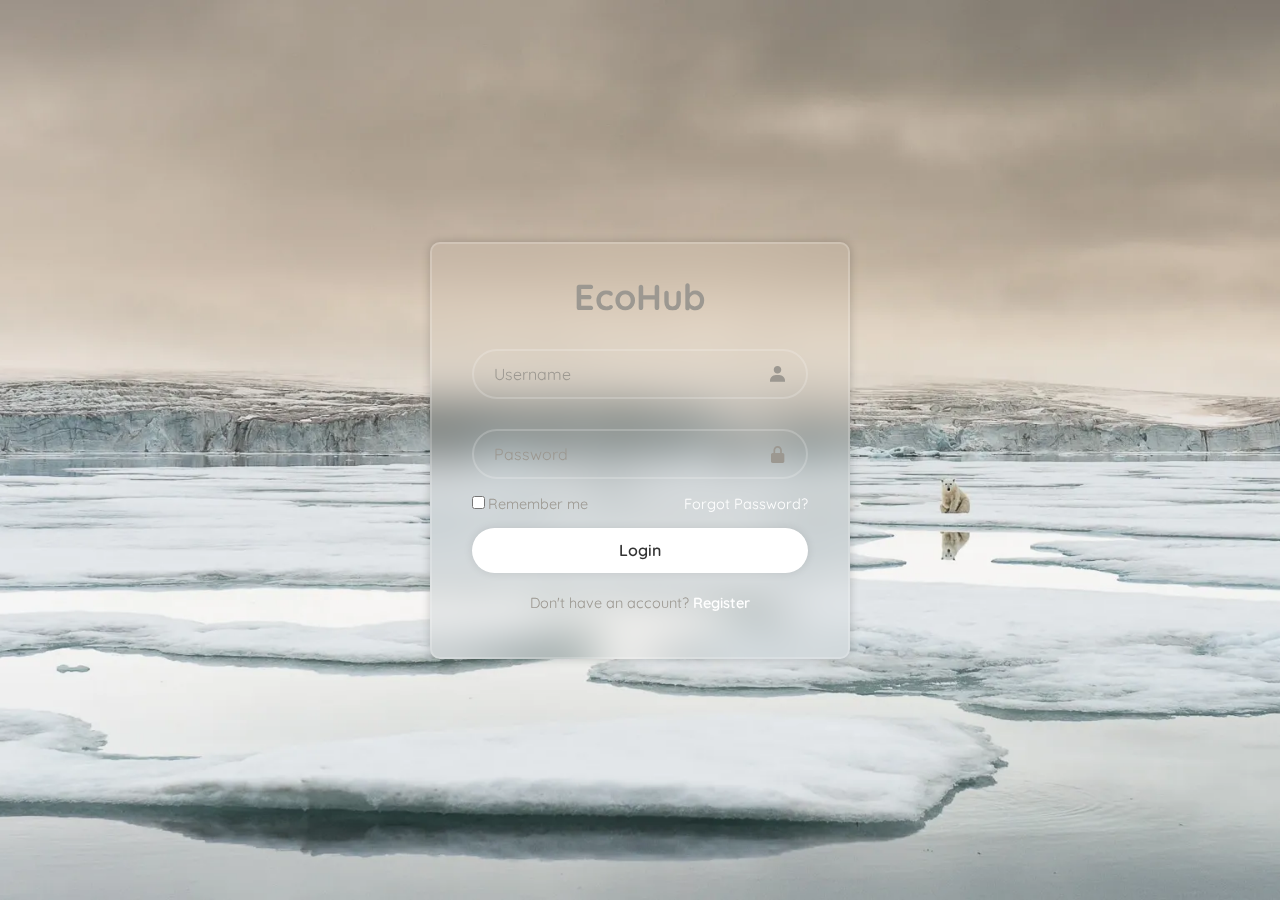
<file: login/index.html>
<!DOCTYPE html>
<html lang="en">
<head>
    <meta charset="UTF-8">
    <meta name="viewport" content="width=device-width, initial-scale=1.0">
    <title>Document</title>
    <link rel="stylesheet" href="style.css">
    <link href='https://unpkg.com/boxicons@2.1.4/css/boxicons.min.css' rel='stylesheet'>
    <link href='https://fonts.googleapis.com/css?family=Quicksand' rel='stylesheet'>
</head>
<body>
    <img id="img" src="asserts/background.jpg" alt="">
    <div id="wrapper">
        <form action="">
            <h1>EcoHub</h1>
            <div id="input-box">
                <input type="text" placeholder="Username" required>
                <i class='bx bxs-user'></i>
            </div>

            <div id="input-box">
                <input type="password" placeholder="Password" required>
                <i class='bx bxs-lock-alt'></i>
            </div>

            <div id="remember-forgot">
                <label><input type="checkbox">Remember me</label>
                <a href="#">Forgot Password?</a>
            </div>

            <button type="submit" id="btn">Login</button>

            <div id="register-link">
                <p>Don't have an account? <a href="#">Register</a></p>
            </div>
        </form>
    </div>
</body>
</html>
</file>
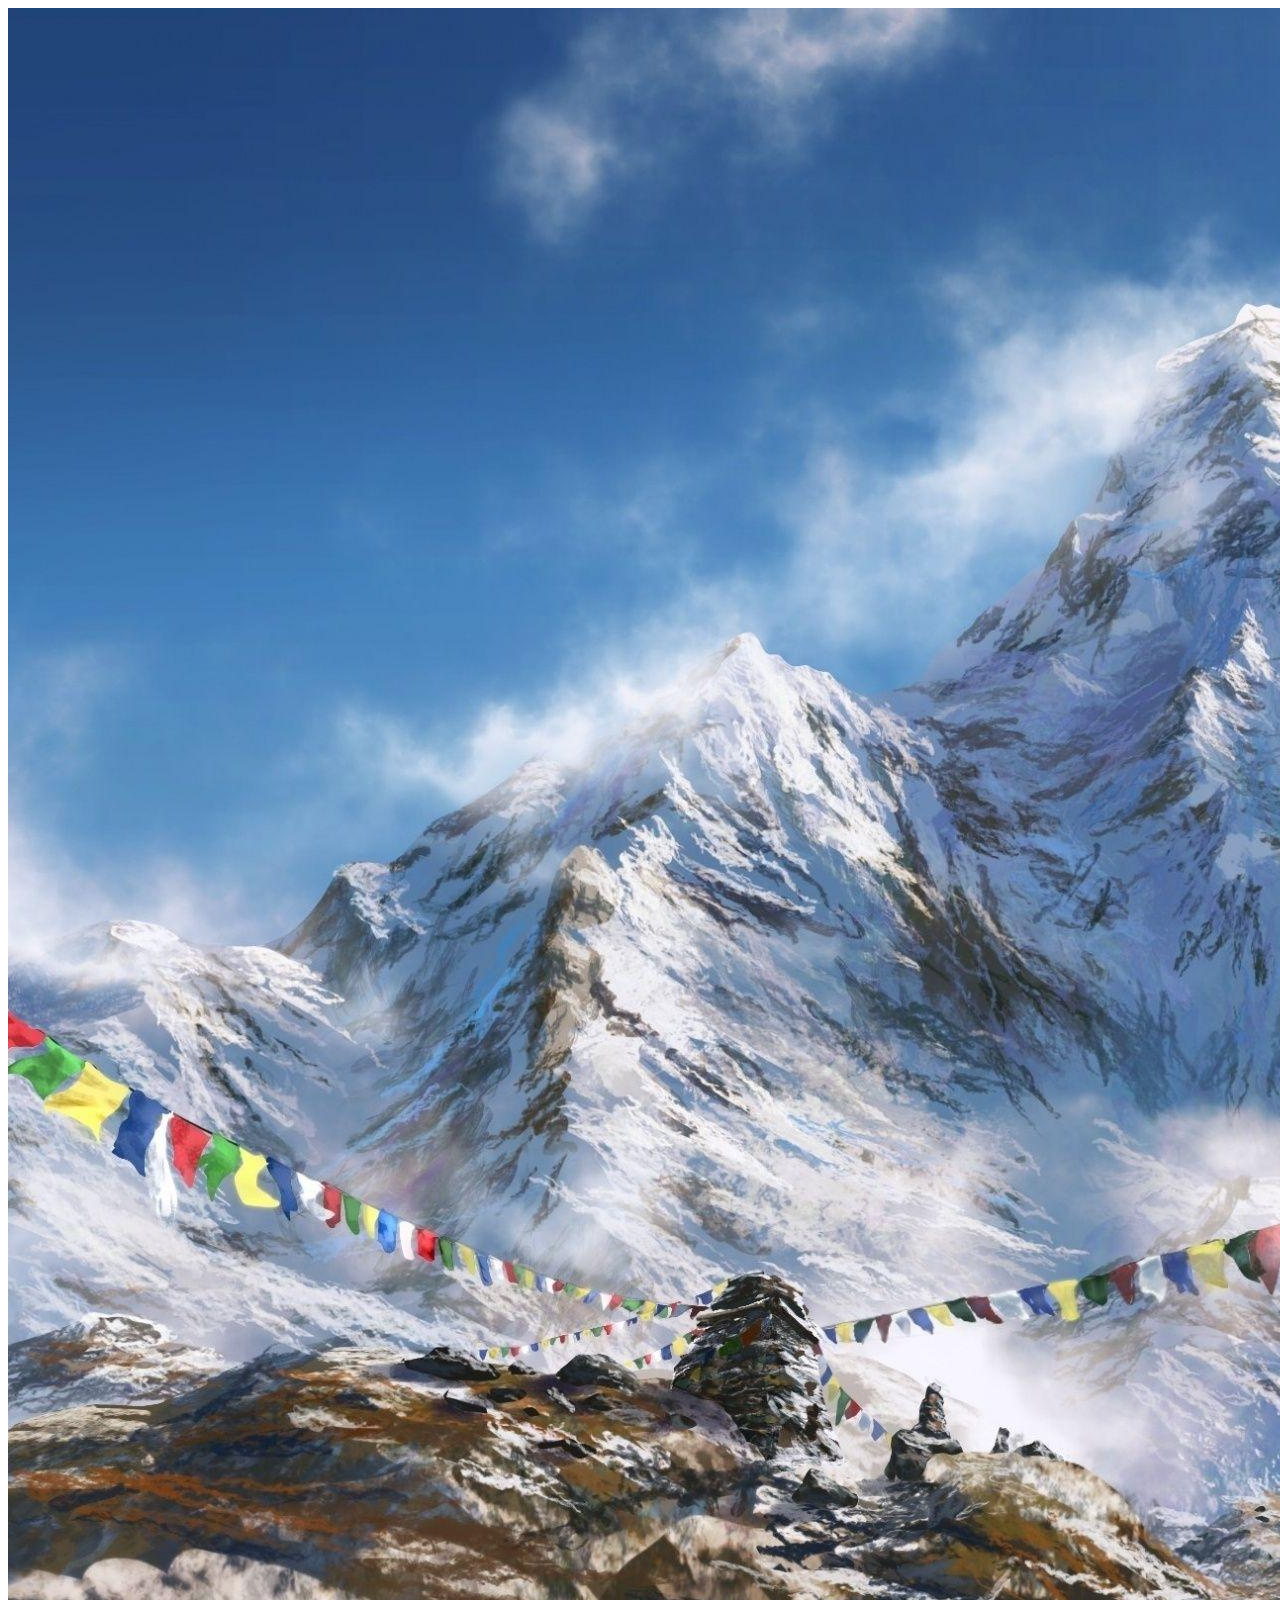
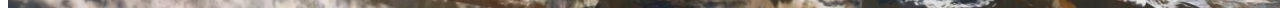
<file: main.html>
<!doctype html>
<html lang="en">

<head>
	<meta charset="UTF-8" />
	<meta name="viewport" content="width=device-width, initial-scale=1.0" />
	<title>Document</title>
	<style>
		.slider,
		#my-range {
			width: 60%;
			background-color: red;
			height: 20px;
		}
	</style>
	<link rel="stylesheet" href="scroll.css">

</head>

<body>

	<input type="range" min="0" max="5" value="0" class="slider" id="my-range" list="ticks">
	</div>
	<datalist id="ticks">
		<option>0</option>
		<option>1</option>
		<option>2</option>
		<option>3</option>
		<option>4</option>
		<option>5</option>
	</datalist>
	<!-- <script type="text/javascript"> -->
	<!-- 	document.getElementById("img").src = "resources/images/himalaya.jpg"; -->
	<!-- </script> -->
	<script type="text/javascript" src="trig.js"></script>
	<img id="img" src="resources/images/himalaya.jpg">
</body>

</html>
</file>
<file: login/style.css>
*{
    margin: 0;
    padding: 0;
    box-sizing: border-box;
    font-family: 'Quicksand';
}

body {
    display: flex;
    justify-content: center;
    align-items: center;
    min-height: 100vh;
}

#img{
    height: 100%;
    width: 100%;
    object-fit:cover;
    position: fixed;
    z-index: -3;
}

#wrapper{
    width: 420px;
    background: transparent;
    border: 2px solid rgba(255, 255, 255, .2);
    backdrop-filter: blur(20px);
    box-shadow: 0 0 10px rgba(0, 0, 0, .2);
    color: #9c9891;
    border-radius: 10px;
    padding: 30px 40px;
}

#wrapper h1{
    font-size: 36px;
    text-align: center;
}

#wrapper #input-box{
    position: relative;
    width: 100%;
    height: 50px;
    margin: 30px 0;
}

#input-box input{
    width: 100%;
    height: 100%;
    background: transparent;
    border: none;
    outline: none;
    border: 2px solid rgba(255, 255, 255, .2);
    border-radius: 40px;
    font-size: 16px;
    color: #9c9891;
    padding: 20px 45px 20px 20px ;
}

#input-box input::placeholder{
    color: #9c9891;
}

#input-box i{
    position: absolute;
    right: 20px;
    top: 50%;
    transform: translateY(-50%);
    font-size: 20px ;
}

#wrapper #remember-forgot{
    display: flex;
    justify-content: space-between;
    font-size: 14.5px;
    margin: -15px 0 15px; 
}

#remember-forgot label input{
    accent-color: #fff;
    margin-right: 3px;
}

#remember-forgot a{
    color: #fff;
    text-decoration: none;
}

#remember-forgot a:hover{
    text-decoration: underline;
}

#wrapper #btn{
    width: 100%;
    height: 45px;
    background: #fff;
    border: none;
    outline: none;
    border-radius:40px;
    box-shadow: 0 0 10px rgba(0, 0, 0, .1);
    cursor: pointer;
    font-size: 16px;
    color: #333;
    font-weight: 600;
}

#wrapper #register-link{
    font-size: 14.5px;
    text-align: center;
    margin: 20px 0 15px;
}

#register-link p a{
    color: #fff;
    text-decoration: none;
    font-weight: 600;
}

#register-link p a:hover{
    text-decoration: underline;
}
</file>
<file: scroll.css>
#box{
    border: 0.1px solid rgb(148, 146, 146);
    height: 100px;
    padding-left: 10px;
    
}
#range{
    position: relative;
    width:43%;
    height: 2px;
    background: rgb(105,105,170,.1);
    margin: 0px 15px 0px 10px;
}
.bar2{
    position: absolute;
    background-color: aqua;
    width:50%;
    height: 100%;
    top: 0;
    transition: 1s linear;
    

}
.dot{
    content: '';
position: absolute;
width: 15px;
height: 15px;
border: 1px solid #36e2ec;
border-radius: 50%;
left: -7px;
top: -6.5px;
box-shadow: inset 0px 0px 3px #36e2ec;
}
.dot input{
   position: absolute;
   width: 100%;

}
input { 
    position: absolute;
    width: 100%;
    top: -7px;
    left: 0;
    cursor: pointer;
    z-index: 99999999999999999999999999999999999999999;
    opacity: 0;
}
.time p{
    font-size: 10px;
    
}
</file>
